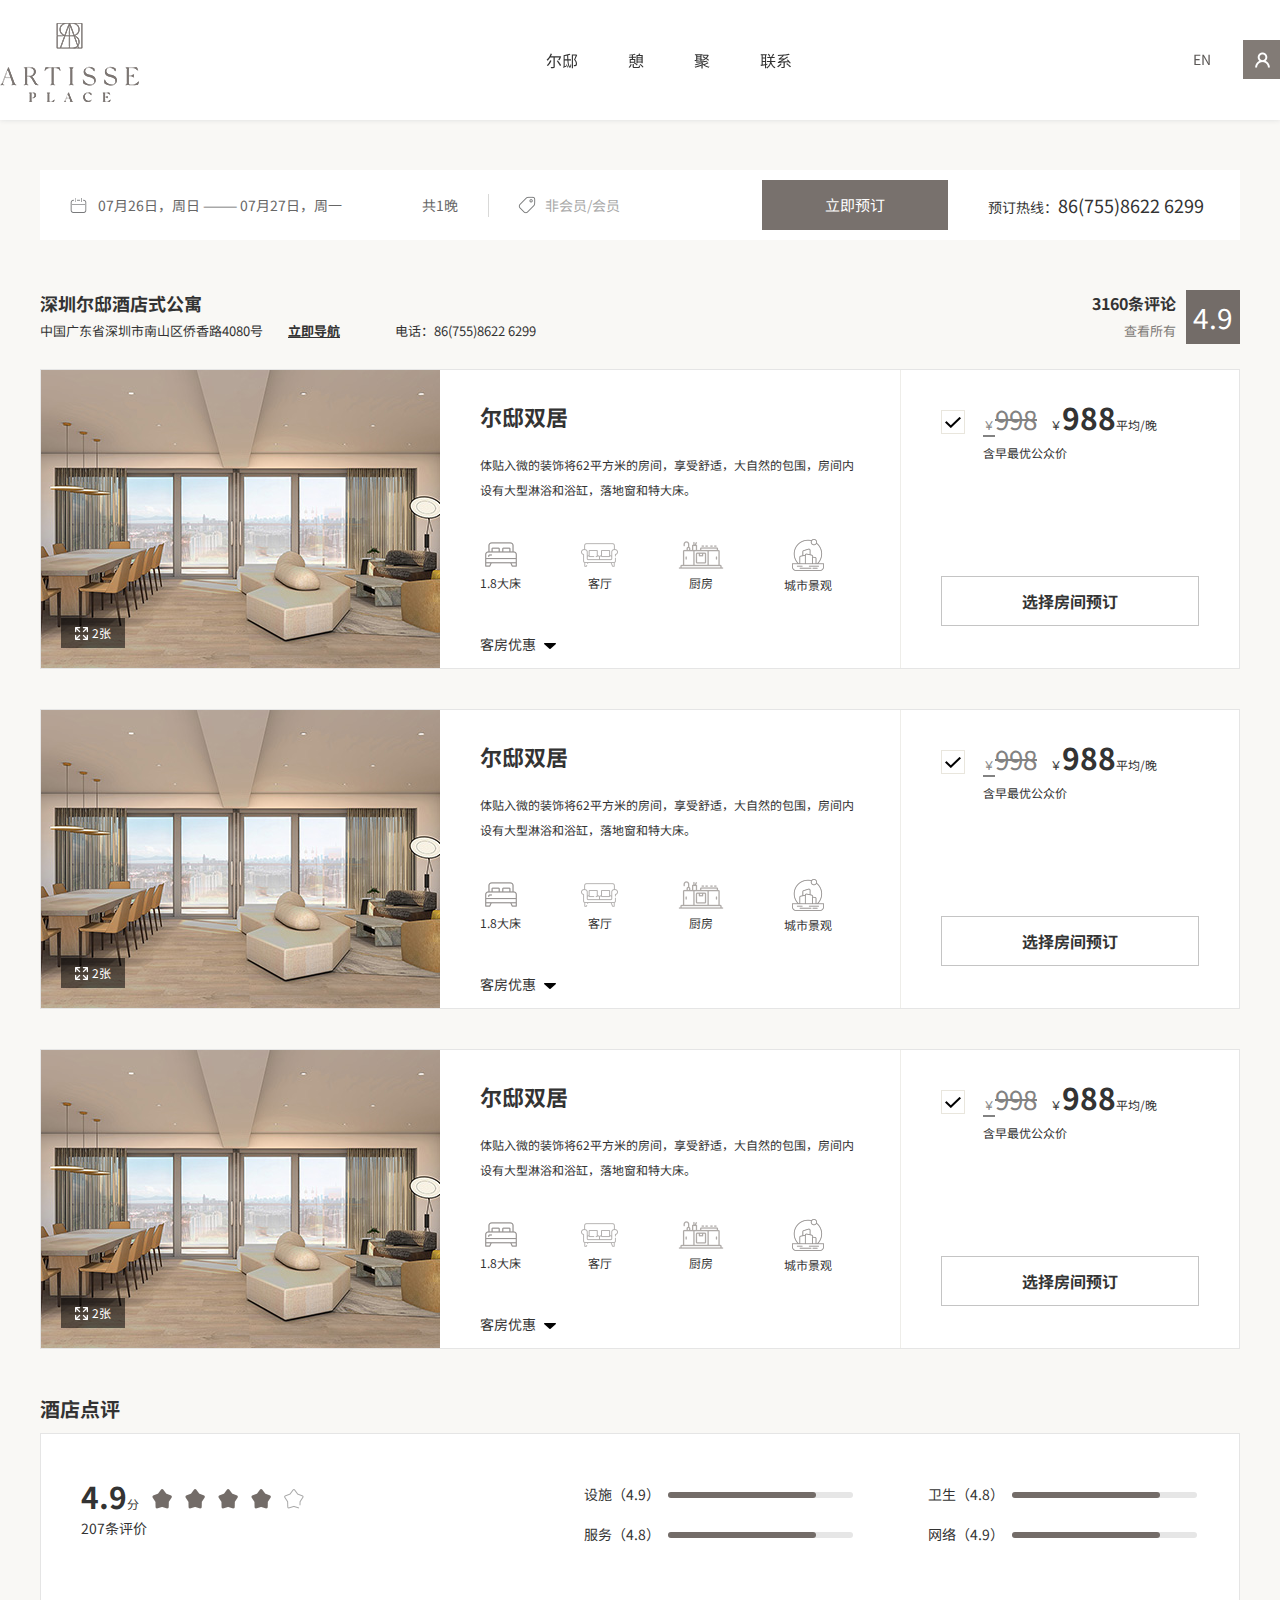
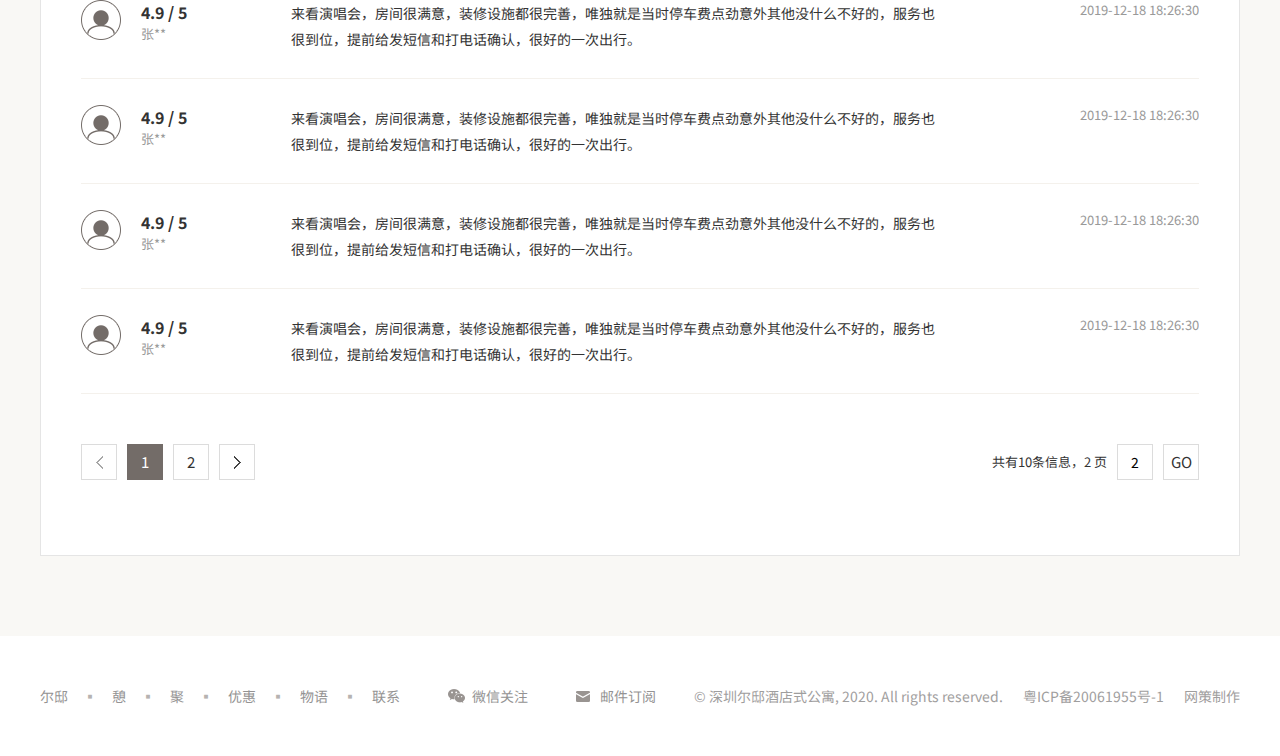
<file: 01-01预订.html>
<!DOCTYPE html>
<html>
	<head>
		<meta charset="utf-8">
		<meta http-equiv="X-UA-Compatible" content="IE=edge">
		<title>01-01预订</title>
		<meta name="description" content="">
		<meta name=	"viewport" content="width=device-width, initial-scale=1">
		<link rel="stylesheet" href="https://fonts.googleapis.com/css?family=Noto+Sans+SC:100,300,400,500,700,900">
		<link rel="stylesheet" type="text/css" href="css/swiper.css"/>
		<link rel="stylesheet" type="text/css" href="css/date.css"/>
		<link rel="stylesheet" type="text/css" href="css/style.css"/>
		<link rel="stylesheet" type="text/css" href="css/main.css"/>
		<style type="text/css">
			
		</style>
	</head>
	<body class="body">
		<div class="header ac headers">
			<div class="inner">	
				<div class="logo">
					<a href="index.html">
						<img src="images/logo.png" >
						<img class="i2" src="images/logoac.png" >
					</a>
				</div>
				<ul class="nav">
					<li><a href="index.html">尔邸</a></li>
					<li><a href="#about">憩</a></li>
					<li><a href="#room">聚</a></li>
					<li><a href="#concact">联系</a></li>
				</ul>
				<a href="" class="lang">预订</a>
				<a href="" class="lang imember"></a>
				<a href="" class="langN">EN</a>
			</div>
		</div>
		<div class="innern innerns">
			<div class="book books">
				<div class="idate">
					<div class="l">
						<span class="in"></span>
						<input type="text" id="beginDate" name="beginDate" class="date-check date_input start_data out-store"
						  readonly>
						   ——— 
						<span class="out"></span>
						<input type="text" id="endDate" name="endDate" class="date-leave date_input end_data lean-store"
						  readonly>
					</div>
					<span class="r">
						共1晚
					</span>
					<div class="sy_pop_fix" style="position: relative;display: none;">
					  <div class="date_box">
					    <div class="zb_jt_up"><i class="jt_top"></i></div>
					    <div class="date_fix">
					      <div class="date_float fl" id="time_first">
					        <ul class="date_top">
					          <li class="date_left_j">
					            <div class="date_jt_icon"><i></i></div>
					          </li>
					          <code>2018</code>年
					          <label>9</label>月
					        </ul>
					        <dl class="date_dl">
					          <dt>
					            <a>日</a><a>一</a><a>二</a><a>三</a><a>四</a><a>五</a><a>六</a>
					          </dt>
					          <dd class="date_dd"><a trq="2018/09/01" txq="周六" class="date_ddhui"
					              style="margin-left: 246px;">1</a><a trq="2018/09/02" txq="周日" class="date_ddhui">2</a><a
					              trq="2018/09/03" txq="周一" class="date_ddhui">3</a><a trq="2018/09/04" txq="周二"
					              class="date_ddhui">4</a><a trq="2018/09/05" txq="周三" class="date_ddhui">5</a><a trq="2018/09/06"
					              txq="周四" class="date_ddhui">6</a><a trq="2018/09/07" txq="周五" class="date_ddhui">7</a><a
					              trq="2018/09/08" txq="周六" class="date_ddhui">8</a><a trq="2018/09/09" txq="周日"
					              class="date_ddhui">9</a><a trq="2018/09/10" txq="周一" class="date_ddhui">10</a><a
					              trq="2018/09/11" txq="周二" class="date_ddhui">11</a><a trq="2018/09/12" txq="周三"
					              class="date_ddhui">12</a><a trq="2018/09/13" txq="周四" class="date_ddhui">13</a><a
					              trq="2018/09/14" txq="周五" class="date_ddhui">14</a><a trq="2018/09/15" txq="周六"
					              class="date_ddhui">15</a><a trq="2018/09/16" txq="周日" class="date_ddhui">16</a><a
					              trq="2018/09/17" txq="周一" class="date_ddhui">17</a><a trq="2018/09/18" txq="周二"
					              class="date_ddhui">18</a><a trq="2018/09/19" txq="周三" class="date_ddhui">19</a><a
					              trq="2018/09/20" txq="周四" class="date_ddhui">20</a><a trq="2018/09/21" txq="周五">21</a><a
					              trq="2018/09/22" txq="周六">22</a><a trq="2018/09/23" txq="周日">23</a><a trq="2018/09/24"
					              txq="周一">24</a><a trq="2018/09/25" txq="周二">25</a><a trq="2018/09/26" txq="周三">26</a><a
					              trq="2018/09/27" txq="周四">27</a><a trq="2018/09/28" txq="周五">28</a><a trq="2018/09/29"
					              txq="周六">29</a><a class="dd_alast" trq="2018/09/30" txq="周日" trql="2018/10/01" txql="周一">30</a>
					          </dd>
					        </dl>
					      </div>
					      <div class="date_float fl" id="time_second">
					        <ul class="date_top">
					          <li class="date_right_j">
					            <div class="date_jt_icon"><i></i></div>
					          </li>
					          <code>2018</code>年
					          <label>10</label>月
					          <span class="date_close"></span>
					        </ul>
					        <dl class="date_dl">
					          <dt>
					            <a>日</a><a>一</a><a>二</a><a>三</a><a>四</a><a>五</a><a>六</a>
					          </dt>
					          <dd class="date_dd"><a trq="2018/10/01" txq="周一" style="margin-left: 41px;">1</a><a trq="2018/10/02"
					              txq="周二">2</a><a trq="2018/10/03" txq="周三">3</a><a trq="2018/10/04" txq="周四">4</a><a
					              trq="2018/10/05" txq="周五">5</a><a trq="2018/10/06" txq="周六">6</a><a trq="2018/10/07"
					              txq="周日">7</a><a trq="2018/10/08" txq="周一">8</a><a trq="2018/10/09" txq="周二">9</a><a
					              trq="2018/10/10" txq="周三">10</a><a trq="2018/10/11" txq="周四">11</a><a trq="2018/10/12"
					              txq="周五">12</a><a trq="2018/10/13" txq="周六">13</a><a trq="2018/10/14" txq="周日">14</a><a
					              trq="2018/10/15" txq="周一">15</a><a trq="2018/10/16" txq="周二">16</a><a trq="2018/10/17"
					              txq="周三">17</a><a trq="2018/10/18" txq="周四">18</a><a trq="2018/10/19" txq="周五">19</a><a
					              trq="2018/10/20" txq="周六">20</a><a trq="2018/10/21" txq="周日">21</a><a trq="2018/10/22"
					              txq="周一">22</a><a trq="2018/10/23" txq="周二">23</a><a trq="2018/10/24" txq="周三">24</a><a
					              trq="2018/10/25" txq="周四">25</a><a trq="2018/10/26" txq="周五">26</a><a trq="2018/10/27"
					              txq="周六">27</a><a trq="2018/10/28" txq="周日">28</a><a trq="2018/10/29" txq="周一">29</a><a
					              trq="2018/10/30" txq="周二">30</a><a class="dd_alast" trq="2018/10/31" txq="周三" trql="2018/11/01"
					              txql="周四">31</a></dd>
					        </dl>
					      </div>
					    </div>
					  </div>
					</div>
				</div>
				<div class="ismember">
					非会员/会员
					<span class="b"></span>
				</div>
				<p class="tel">预订热线：<span>86(755)8622 6299</span></p>
				<a href="" class="hover btns">立即预订</a>
			</div>
			<div class="clear bookt">
				<div class="l">
					<h3>深圳尔邸酒店式公寓</h3>
					<p>中国广东省深圳市南山区侨香路4080号<a href="https://amap.com/search?query=南山区侨香路4080号" target="_blank">立即导航</a>电话：86(755)8622 6299</p>
				</div>
				<span class="r">4.9</span>
				<div class="rs">
					<p>3160条评论</p>
					<a href="#pinglun">查看所有</a>
				</div>
			</div>
			<div class="bookl">
				<div class="i">
					<div class="img">
						<img src="images/bimg_03.jpg" >
						<span><img src="images/bigicon.png" >2张</span>
					</div>
					<div class="c">
						<h3>尔邸双居</h3>
						<div class="p">
							体贴入微的装饰将62平方米的房间，享受舒适，大自然的包围，房间内设有大型淋浴和浴缸，落地窗和特大床。
						</div>
						<div class="clear icon">
							<div class="s">
								<div class="ii">
									<img src="images/bicon.png" >
								</div>
								1.8大床
							</div>
							<div class="s">
								<div class="ii">
									<img src="images/bicon2.png" >
								</div>
								客厅
							</div>
							<div class="s">
								<div class="ii">
									<img src="images/bicon3.png" >
								</div>
								厨房
							</div>
							<div class="s">
								<div class="ii">
									<img src="images/bicon4.png" >
								</div>
								城市景观
							</div>
						</div>
						<div class="ybtn">
							客房优惠<img src="images/bicon5.png" >
							<img class="i2" src="images/bicon6.png" >
						</div>
					</div>
					<div class="r">
						<div class="clear p2">
							<span class="check"></span>
							<div class="rr">
								<span class="ys"><i>￥</i>998</span>
								<span class="xj">￥<i>988</i>平均/晚</span>
								<p>含早最优公众价</p>
							</div>
						</div>
						<a href="" class="btn">选择房间预订</a>
					</div>
					<div class="b">
						<ul class="clear">
							<li>
								<div class="p3">双早推广价(需另加6%增值税)</div>
								<div class="p4">
									￥<i>982</i>平均/晚
								</div>
								<a href="" class="btn">选择预订</a>
							</li>
							<li>
								<div class="p3">双早推广价(需另加6%增值税)</div>
								<div class="p4">
									￥<i>982</i>平均/晚
								</div>
								<a href="" class="btn">选择预订</a>
							</li>
							<li>
								<div class="p3">双早推广价(需另加6%增值税)</div>
								<div class="p4">
									￥<i>982</i>平均/晚
								</div>
								<a href="" class="btn">选择预订</a>
							</li>
							<li>
								<div class="p3">双早推广价(需另加6%增值税)</div>
								<div class="p4">
									￥<i>982</i>平均/晚
								</div>
								<a href="" class="btn">选择预订</a>
							</li>
						</ul>
					</div>
				</div>
				<div class="i">
					<div class="img">
						<img src="images/bimg_03.jpg" >
						<span><img src="images/bigicon.png" >2张</span>
					</div>
					<div class="c">
						<h3>尔邸双居</h3>
						<div class="p">
							体贴入微的装饰将62平方米的房间，享受舒适，大自然的包围，房间内设有大型淋浴和浴缸，落地窗和特大床。
						</div>
						<div class="clear icon">
							<div class="s">
								<div class="ii">
									<img src="images/bicon.png" >
								</div>
								1.8大床
							</div>
							<div class="s">
								<div class="ii">
									<img src="images/bicon2.png" >
								</div>
								客厅
							</div>
							<div class="s">
								<div class="ii">
									<img src="images/bicon3.png" >
								</div>
								厨房
							</div>
							<div class="s">
								<div class="ii">
									<img src="images/bicon4.png" >
								</div>
								城市景观
							</div>
						</div>
						<div class="ybtn">
							客房优惠<img src="images/bicon5.png" >
							<img class="i2" src="images/bicon6.png" >
						</div>
					</div>
					<div class="r">
						<div class="clear p2">
							<span class="check"></span>
							<div class="rr">
								<span class="ys"><i>￥</i>998</span>
								<span class="xj">￥<i>988</i>平均/晚</span>
								<p>含早最优公众价</p>
							</div>
						</div>
						<a href="" class="btn">选择房间预订</a>
					</div>
					<div class="b">
						<ul class="clear">
							<li>
								<div class="p3">双早推广价(需另加6%增值税)</div>
								<div class="p4">
									￥<i>982</i>平均/晚
								</div>
								<a href="" class="btn">选择预订</a>
							</li>
							<li>
								<div class="p3">双早推广价(需另加6%增值税)</div>
								<div class="p4">
									￥<i>982</i>平均/晚
								</div>
								<a href="" class="btn">选择预订</a>
							</li>
							<li>
								<div class="p3">双早推广价(需另加6%增值税)</div>
								<div class="p4">
									￥<i>982</i>平均/晚
								</div>
								<a href="" class="btn">选择预订</a>
							</li>
							<li>
								<div class="p3">双早推广价(需另加6%增值税)</div>
								<div class="p4">
									￥<i>982</i>平均/晚
								</div>
								<a href="" class="btn">选择预订</a>
							</li>
						</ul>
					</div>
				</div>
				<div class="i">
					<div class="img">
						<img src="images/bimg_03.jpg" >
						<span><img src="images/bigicon.png" >2张</span>
					</div>
					<div class="c">
						<h3>尔邸双居</h3>
						<div class="p">
							体贴入微的装饰将62平方米的房间，享受舒适，大自然的包围，房间内设有大型淋浴和浴缸，落地窗和特大床。
						</div>
						<div class="clear icon">
							<div class="s">
								<div class="ii">
									<img src="images/bicon.png" >
								</div>
								1.8大床
							</div>
							<div class="s">
								<div class="ii">
									<img src="images/bicon2.png" >
								</div>
								客厅
							</div>
							<div class="s">
								<div class="ii">
									<img src="images/bicon3.png" >
								</div>
								厨房
							</div>
							<div class="s">
								<div class="ii">
									<img src="images/bicon4.png" >
								</div>
								城市景观
							</div>
						</div>
						<div class="ybtn">
							客房优惠<img src="images/bicon5.png" >
							<img class="i2" src="images/bicon6.png" >
						</div>
					</div>
					<div class="r">
						<div class="clear p2">
							<span class="check"></span>
							<div class="rr">
								<span class="ys"><i>￥</i>998</span>
								<span class="xj">￥<i>988</i>平均/晚</span>
								<p>含早最优公众价</p>
							</div>
						</div>
						<a href="" class="btn">选择房间预订</a>
					</div>
					<div class="b">
						<ul class="clear">
							<li>
								<div class="p3">双早推广价(需另加6%增值税)</div>
								<div class="p4">
									￥<i>982</i>平均/晚
								</div>
								<a href="" class="btn">选择预订</a>
							</li>
							<li>
								<div class="p3">双早推广价(需另加6%增值税)</div>
								<div class="p4">
									￥<i>982</i>平均/晚
								</div>
								<a href="" class="btn">选择预订</a>
							</li>
							<li>
								<div class="p3">双早推广价(需另加6%增值税)</div>
								<div class="p4">
									￥<i>982</i>平均/晚
								</div>
								<a href="" class="btn">选择预订</a>
							</li>
							<li>
								<div class="p3">双早推广价(需另加6%增值税)</div>
								<div class="p4">
									￥<i>982</i>平均/晚
								</div>
								<a href="" class="btn">选择预订</a>
							</li>
						</ul>
					</div>
				</div>
			</div>
			<div class="dpt" id="pinglun">
				酒店点评
			</div>
			<div class="dianping">
				<div class="clear dianping-t">
					<div class="l">
						<div class="p">
							<i>4.9</i>分
							<div class="stars">
								<b class="ac"></b>
								<b class="ac"></b>
								<b class="ac"></b>
								<b class="ac"></b>
								<b></b>
							</div>
							<p>207条评价</p>
						</div>
					</div>
					<ul>
						<li>
							设施（4.9）
							<div class="pro">
								<b style="width: 80%;"></b>
							</div>
						</li>
						<li>
							卫生（4.8）
							<div class="pro">
								<b style="width: 80%;"></b>
							</div>
						</li>
						<li>
							服务（4.8）
							<div class="pro">
								<b style="width: 80%;"></b>
							</div>
						</li>
						<li>
							网络（4.9）
							<div class="pro">
								<b style="width: 80%;"></b>
							</div>
						</li>
					</ul>
				</div>
				<ul class="dianping-l">
					<li>
						<img src="images/buser.png" >
						<div class="l">
							<b>4.9 / 5</b>
							<p>张**</p>
						</div>
						<div class="p">
							来看演唱会，房间很满意，装修设施都很完善，唯独就是当时停车费点劲意外其他没什么不好的，服务也很到位，提前给发短信和打电话确认，很好的一次出行。
						</div>
						<div class="p2">
							2019-12-18  18:26:30
						</div>
					</li>
					<li>
						<img src="images/buser.png" >
						<div class="l">
							<b>4.9 / 5</b>
							<p>张**</p>
						</div>
						<div class="p">
							来看演唱会，房间很满意，装修设施都很完善，唯独就是当时停车费点劲意外其他没什么不好的，服务也很到位，提前给发短信和打电话确认，很好的一次出行。
						</div>
						<div class="p2">
							2019-12-18  18:26:30
						</div>
					</li>
					<li>
						<img src="images/buser.png" >
						<div class="l">
							<b>4.9 / 5</b>
							<p>张**</p>
						</div>
						<div class="p">
							来看演唱会，房间很满意，装修设施都很完善，唯独就是当时停车费点劲意外其他没什么不好的，服务也很到位，提前给发短信和打电话确认，很好的一次出行。
						</div>
						<div class="p2">
							2019-12-18  18:26:30
						</div>
					</li>
					<li>
						<img src="images/buser.png" >
						<div class="l">
							<b>4.9 / 5</b>
							<p>张**</p>
						</div>
						<div class="p">
							来看演唱会，房间很满意，装修设施都很完善，唯独就是当时停车费点劲意外其他没什么不好的，服务也很到位，提前给发短信和打电话确认，很好的一次出行。
						</div>
						<div class="p2">
							2019-12-18  18:26:30
						</div>
					</li>
				</ul>
				<ul class="page">
					<li class="li1"></li>
					<li class="ac">1</li>
					<li>2</li>
					<li class="li2"></li>
					<li class="li3">GO</li>
					<li class="li3"><input type="" name="" id="" value="2" /></li>
					<span>共有10条信息，2 页</span>
				</ul>
			</div>
		</div>
		<div class="footer footers">
			<div class="innern">
				<p class="p1"><a href="#room">尔邸</a><i>▪</i><a href="#about">憩</a><i>▪</i><a href="#sheshi">聚</a><i>▪</i><a href="#contact">优惠</a><i>▪</i><a href="#contact">物语</a><i>▪</i><a href="#contact">联系</a></p>
				<div class="hover wechat">
					微信关注
					<div class="wechati">
						官方微信
						<img src="images/wechati.png" >
					</div>
				</div>
				<a href="mailto:artisseplace@artisseplace.com" class="wechat wechats">邮件订阅</a>
				<p class="p2">© 深圳尔邸酒店式公寓, 2020. All rights reserved.<a href="http://beian.miit.gov.cn" target="_blank">粤ICP备20061955号-1</a><a href="http://www.net-tactic.com/" target="_blank">网策制作</a></p>			</div>
		</div>
		<div class="kefangpc">
			<h3>豪华天际套房</h3>
			<div class="clear c">
				<div class="swiper-container">
					<div class="swiper-wrapper">
						<div class="swiper-slide">
							<img src="images/b2img_03.jpg" >
						</div>
						<div class="swiper-slide">
							<img src="images/b2img_03.jpg" >
						</div>
						<div class="swiper-slide">
							<img src="images/b2img_03.jpg" >
						</div>
					</div>
					<div class="swiper-button-next"></div>
					<div class="swiper-button-prev"></div>
				</div>
				<div class="r">
					<div class="p">
						40平方米现代风格的宽敞标准客房，通过落地窗将酒店空中花园，无边际泳池与城市美景尽收眼底。独立分开的淋浴间，专属订制的美国知名品牌舒达床垫为您添加舒适感受。
					</div>
					<h4>客房设施</h4>
					<ul>
						<li><i></i>红外线夜灯感应功能</li>
						<li><i></i>红外线夜灯感应功能</li>
						<li><i></i>红外线夜灯感应功能</li>
						<li><i></i>红外线夜灯感应功能</li>
						<li><i></i>红外线夜灯感应功能</li>
						<li><i></i>红外线夜灯感应功能</li>
						<li><i></i>红外线夜灯感应功能</li>
						<li><i></i>红外线夜灯感应功能</li>
						<li><i></i>红外线夜灯感应功能</li>
						<li><i></i>红外线夜灯感应功能</li>
						<li><i></i>红外线夜灯感应功能</li>
						<li><i></i>红外线夜灯感应功能</li>
						<li><i></i>红外线夜灯感应功能</li>
					</ul>
				</div>
			</div>
		</div>
	</body>
	<script src="js/jquery.js" type="text/javascript" charset="utf-8"></script>
	<script src="js/layer/layer.js" type="text/javascript" charset="utf-8"></script>
	<script src="js/date.js" type="text/javascript" charset="utf-8"></script>
	<script src="js/swiper.js" type="text/javascript" charset="utf-8"></script>
	<script src="js/main.js" type="text/javascript" charset="utf-8"></script>
	<script type="text/javascript">
		$('.bookl .ybtn').click(function(){
			$(this).toggleClass('ac');
			$(this).parent().siblings('.b').toggle();
		})
		
		$('.bookl .img span').click(function(){
			layer.open({
				area:['1200px','654px'],
				skin:'kefangp',
				btn:[],
				content:$('.kefangpc').html(),
				success:function(){
					var swiper = new Swiper('.kefangp .swiper-container', {
						nextButton: '.kefangp .swiper-button-next',
						prevButton: '.kefangp .swiper-button-prev',
					});
				}
			})
		})
	</script>
</html>
</file>
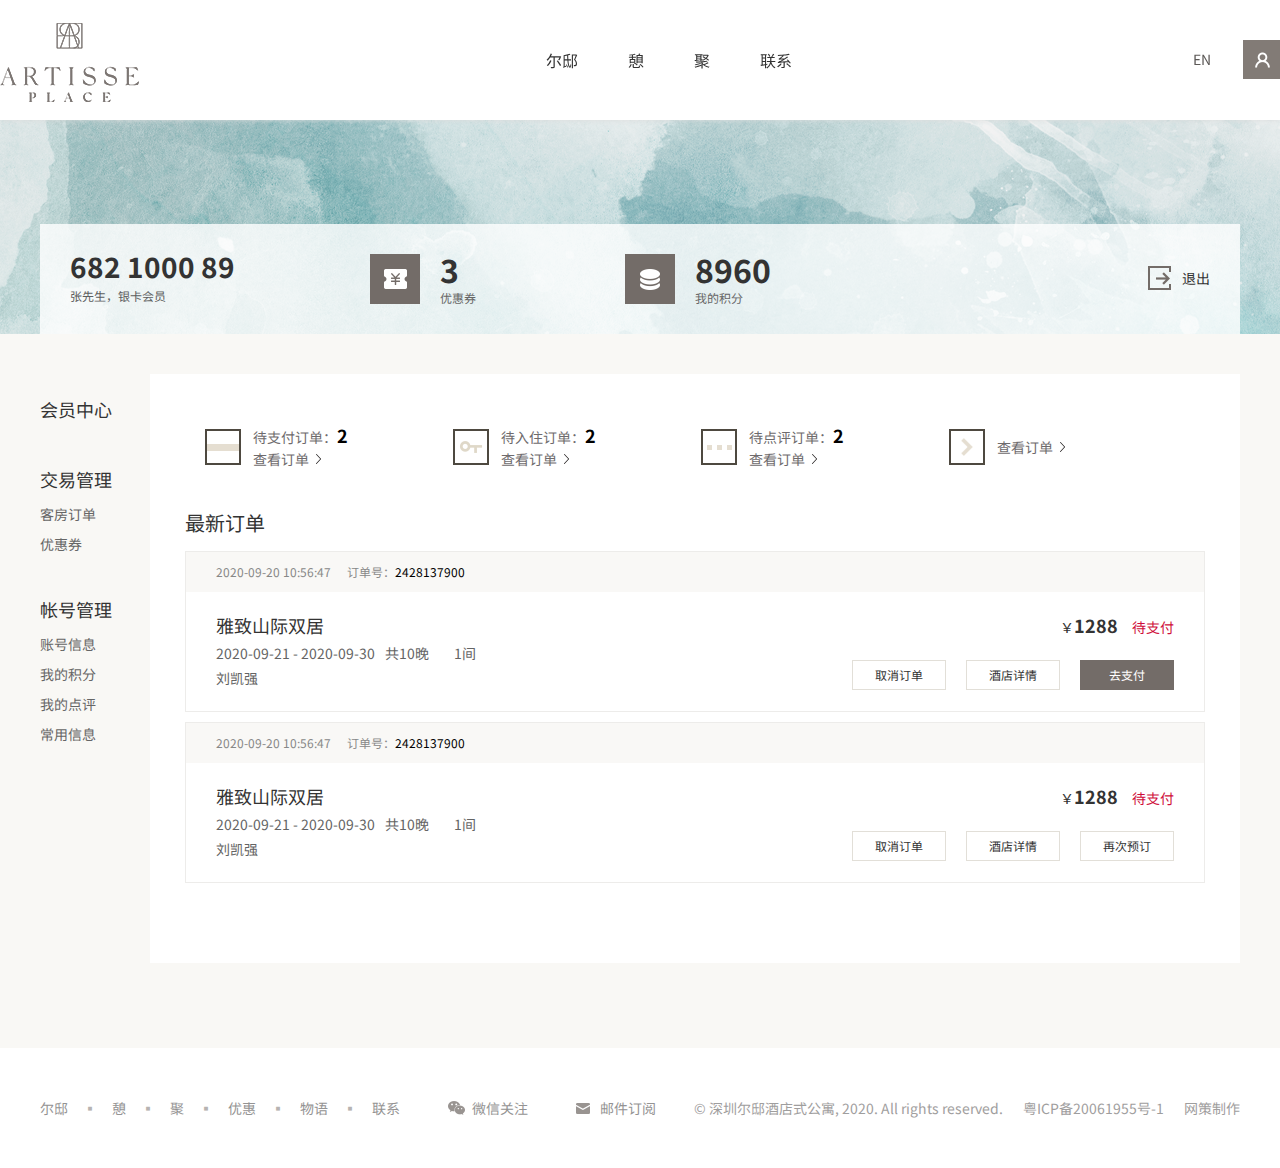
<file: A02-会员中心 .html>
<!DOCTYPE html>
<html>
	<head>
		<meta charset="utf-8">
		<meta http-equiv="X-UA-Compatible" content="IE=edge">
		<title>A02-会员中心</title>
		<meta name="description" content="">
		<meta name=	"viewport" content="width=device-width, initial-scale=1">
		<link rel="stylesheet" href="https://fonts.googleapis.com/css?family=Noto+Sans+SC:100,300,400,500,700,900">
		<link rel="stylesheet" type="text/css" href="css/style.css"/>
		<link rel="stylesheet" type="text/css" href="css/main.css"/>
		<style type="text/css">
			
		</style>
	</head>
	<body class="body">
		<div class="header ac headers">
			<div class="inner">	
				<div class="logo">
					<a href="index.html">
						<img src="images/logo.png" >
						<img class="i2" src="images/logoac.png" >
					</a>
				</div>
				<ul class="nav">
					<li><a href="index.html">尔邸</a></li>
					<li><a href="#about">憩</a></li>
					<li><a href="#room">聚</a></li>
					<li><a href="#concact">联系</a></li>
				</ul>
				<a href="" class="lang">预订</a>
				<a href="" class="lang imember"></a>
				<a href="" class="langN">EN</a>
			</div>
		</div>
		<div class="mbg">
			<div class="innern innerns">
				<img src="images/mbg.png" >
			</div>
		</div>
		<div class="innern">
			<div class="mdata">
				<div class="l">
					<b>682 1000 89</b>
					<p>张先生，银卡会员</p>
				</div>
				<div class="c">
					<div class="cl"></div>
					<div class="cr">
						<b>3</b>
						<p>优惠券</p>
					</div>
				</div>
				<div class="c cs">
					<div class="cl"></div>
					<div class="cr">
						<b>8960</b>
						<p>我的积分</p>
					</div>
				</div>
				<a href="" class="out">退出</a>
			</div>
			<div class="member">
				<div class="member-menu">
					<dl>
						<dt>会员中心</dt>
					</dl>
					<dl>
						<dt>交易管理</dt>
						<dd><a href="">客房订单</a></dd>
						<dd><a href="">优惠券</a></dd>
					</dl>
					<dl>
						<dt>帐号管理</dt>
						<dd><a href="">账号信息</a></dd>
						<dd><a href="">我的积分</a></dd>
						<dd><a href="">我的点评</a></dd>
						<dd><a href="">常用信息</a></dd>
					</dl>
				</div>
				<div class="member-cont">
					<ul class="morder">
						<li>
							<b class="l"></b>
							<div class="r">
								<p>待支付订单：<b>2</b></p>
								<a href="">查看订单</a>
							</div>
						</li>
						<li class="i2">
							<b class="l"></b>
							<div class="r">
								<p>待入住订单：<b>2</b></p>
								<a href="">查看订单</a>
							</div>
						</li>
						<li class="i3">
							<b class="l"></b>
							<div class="r">
								<p>待点评订单：<b>2</b></p>
								<a href="">查看订单</a>
							</div>
						</li>
						<li class="i4">
							<b class="l"></b>
							<div class="r">
								<a href="">查看订单</a>
							</div>
						</li>
					</ul>
					<h3>最新订单</h3>
					<ul class="orderl">
						<li>
							<div class="t">
								2020-09-20 10:56:47<span>订单号：<i>2428137900</i></span>
							</div>
							<div class="c">
								<div class="l">
									<h4>雅致山际双居</h4>
									<div class="p1">2020-09-21 - 2020-09-30<i>共10晚</i>1间</div>
									<div class="p1">刘凯强</div>
								</div>
								<div class="r">
									<div class="p2">
										￥<b>1288</b><i>待支付</i>
									</div>
									<div class="p3">
										<a href="">取消订单</a>
										<a href="">酒店详情</a>
										<a href="" class="a2">去支付</a>
									</div>
								</div>
							</div>
						</li>
						<li>
							<div class="t">
								2020-09-20 10:56:47<span>订单号：<i>2428137900</i></span>
							</div>
							<div class="c">
								<div class="l">
									<h4>雅致山际双居</h4>
									<div class="p1">2020-09-21 - 2020-09-30<i>共10晚</i>1间</div>
									<div class="p1">刘凯强</div>
								</div>
								<div class="r">
									<div class="p2">
										￥<b>1288</b><i>待支付</i>
									</div>
									<div class="p3">
										<a href="">取消订单</a>
										<a href="">酒店详情</a>
										<a href="">再次预订</a>
									</div>
								</div>
							</div>
						</li>
					</ul>
				</div>
			</div>
		</div>
		<div class="footer footers">
			<div class="innern">
				<p class="p1"><a href="#room">尔邸</a><i>▪</i><a href="#about">憩</a><i>▪</i><a href="#sheshi">聚</a><i>▪</i><a href="#contact">优惠</a><i>▪</i><a href="#contact">物语</a><i>▪</i><a href="#contact">联系</a></p>
				<div class="hover wechat">
					微信关注
					<div class="wechati">
						官方微信
						<img src="images/wechati.png" >
					</div>
				</div>
				<a href="mailto:artisseplace@artisseplace.com" class="wechat wechats">邮件订阅</a>
				<p class="p2">© 深圳尔邸酒店式公寓, 2020. All rights reserved.<a href="http://beian.miit.gov.cn" target="_blank">粤ICP备20061955号-1</a><a href="http://www.net-tactic.com/" target="_blank">网策制作</a></p>			</div>
		</div>
	</body>
	<script src="js/jquery.js" type="text/javascript" charset="utf-8"></script>
	<script src="js/main.js" type="text/javascript" charset="utf-8"></script>
	<script type="text/javascript">
		
	</script>
</html>
</file>
<file: css/date.css>
@charset "utf-8";
.date_box{  position:absolute; left:50%; margin-left:-335px;  top:176px;width:658px; height:377px;background-color:#fff; border: 1px solid #d4d4d4; border-radius:5px; -webkit-border-radius:5px;-moz-border-radius:5px;-o-border-radius:5px;  z-index:100;font-family:"微软雅黑";color:#000; font-size:12px; display:none;}
.date_box div.zb_jt_up{ width: 20px;height: 10px; overflow:hidden; display: inline-block;left:50%;margin-left:-292px;position:absolute;top:-8px;}
.date_box i.jt_top{background-position:-294px 0;width:400px; height: 322px;position: relative\9;left:-294px\9;top: 0px\9;}
.date_float{width:288px;display: inline-block;}
/* #time_first{ margin:0px 40px 0 18px;} */
#time_second{margin-left: 75px;}
.date_top{
  text-align:center; 
  position:relative !important; 
  line-height:18px !important; 
  font-size:20px; 
  color:#535353; 
  width:288px !important; 
  padding:23px 0px 23px; 
  float:left;
  height: auto  !important;
  border: none  !important;
}

.date_left_j{ cursor:pointer;width:25px;height:25px; position:absolute; left:0px; top:17px; overflow:hidden; background:#fff; border:1px solid #90704D; border-radius:50%;-webkit-border-radius:50%;-moz-border-radius:50%;-o-border-radius:50%; }
.date_left_j div.date_jt_icon{ width: 10px; height: 16px; overflow:hidden; margin:4px 0 0 6px;}
.date_left_j div.date_jt_icon i{ background-position:-89px -24px; width: 400px;height:322px; position: relative\9;left:-89px\9;
top: -24px\9;}
.date_left_j.jton{background:#90704D;}
.date_left_j.jton div.date_jt_icon i{background-position:-103px -24px; width: 400px;height:322px; position: relative\9;left:-103px\9;
top: -24px\9;}
.date_right_j{ cursor:pointer;width:25px;height:25px; position:absolute; right:0; top:17px; overflow:hidden;background:#fff; border:1px solid #90704D; border-radius:50%;-webkit-border-radius:50%;-moz-border-radius:50%;-o-border-radius:50%; }
.date_right_j div.date_jt_icon{ width: 10px; height: 16px; overflow:hidden; margin:4px 0 0 8px;}
.date_right_j div.date_jt_icon i{background-position:-117px -24px;width: 400px;height:322px; position: relative\9;left:-117px\9;
top: -24px\9;}
.date_right_j.jton{background:#90704D;}
.date_right_j.jton div.date_jt_icon i{background-position:-131px -24px;width: 400px;height:322px; position: relative\9;left:-131px\9;
top: -24px\9;}
.date_top code{ font-family:"微软雅黑";}
.date_top label{font-family:"微软雅黑";}

.date_dl{ width:288px; float:left; height:299px; overflow:hidden;}
.date_dl dt{ width:288px; float:left;overflow:hidden; height:21px; line-height:21px; font-size:14px; color:#b0b0b0; margin-bottom:4px;}
.date_dl dt a{ font-size:14px;color:#535353; cursor:default; width:41px; float:left; _display:inline; text-align:center;}

.date_dl dd{ width:288px; float:left; overflow:hidden; height:277px;line-height:42px;color:#ee7307; text-align:center;}
.date_dl dd a{cursor:pointer; width:42px; height:35px;float:left;_display:inline; text-align:center; font-size: 16px; line-height:35px; color:#535353; background-color:#fff; border:1px solid #bcbcbc; margin-right:-1px;margin-bottom:-1px;}
.date_dl dd a:hover{color:#fff;  background-color:#C0191F;}
.date_dl dd a.date_ddhui{color:#d4d4d4; cursor:default; background-color:#fff;}

.date_check{ width:290px; padding:116px 0px 104px 0px; font:normal 20px/20px "微软雅黑"; color:#b0b0b0; text-align:center;}
.date_check b{display:block; font:normal 100px/100px "微软雅黑"; color:#8d8b00; padding:18px 0px 23px 0px;}
.date_check span{ font-size:16px;}
.date_check code{ font-size:16px; padding-left:21px;}
.date_box.right div.zb_jt_up{margin-left:-85px;}
.date_dl dd a.hover_before{ color:#000; background:#f5f5f5;}
.date_dl dd a.date_cur,.date_dl dd a.hover_before:hover{color:#fff;  background-color:#78716d;}
.date_dl dd a.cur{color:#d4d4d4; cursor:default; background-color:#fff;}
.sy_pop_fix .date_box.right div.zb_jt_up{margin-left:-70px;}



/* 首页 */
.data-shijiantime{
	position: absolute;
	top: 55px;
	left: 0;
	width: 731px;
	height: 315px;
	background: #fff;
  overflow: hidden;
  display: none;
}
.sdag-sanvf{
	position: relative;
}
.date_box{
	
	top:42px;
	left: 334px;
	border-radius: 2;
	border-color:#d7d7d7;
	width: 731px;
	height: 315px;
	display: block;
}
.date_left_j{
	border:none;
	background: url(../images/iconleft.png) no-repeat center !important;
}
.date_right_j{
	border:none;
	background: url(../images/iconright.png) no-repeat center !important;
}
.date_dl dd a{
	border:none;
}
/* .date_dl dd a.hover_before{
	background: #e1eef8;
} */
.date_dl dd a:hover,.date_dl dd a.date_cur,.date_dl dd a.hover_before:hover{
	background: #78716d;
	color:#fff;
}
.date_dl dt{
	border-bottom: 2px solid #e6e6e6;
	padding-bottom: 10px;
}
</file>
<file: css/style.css>
* {
	padding: 0;
	margin: 0;
	font-family: 'Noto Sans SC', Arial, Helvetica, sans-serif;
}

h1,
h2,
h3,
h4,
h5,
h6,i {
	font-weight: normal;
	font-style: inherit;
}

input {
	outline: none;
	font-size: 14px;
}

ul,
ol,
dl {
	list-style: none;
}

a {
	text-decoration: none;
	color: #333;
}
img{
	max-width: 100%;
	max-height: 100%;
	border: 0;
	vertical-align: middle;
}
.inner,.inners,.innern{
	width: 	1340px;
	margin: 0 auto;
	position: relative;
}
.inners{
	width: 1064px;
}
.innern{
	width: 1200px;
}
.innerns{
	padding: 120px 0 0;
}
body,
html {
	color: #333;
	font-size: 14px;
	overflow-x: hidden;
}
a:hover {
	text-decoration: underline;
}
.hover:hover{
	opacity: .8;
}
.clear{
	overflow: hidden;
}
.header{
				height: 120px;
				line-height: 120px;
				position: fixed;
				width: 100%	;
				z-index: 999;
				transition: all .5s;
			}
			.header .logo{
				float: left;
			}
			.header .logo .i2,.header.ac .logo img{
				display: none;
			}
			.header.ac .logo .i2{
				display: inline;
			}
			.header .nav{
				float: left;
				padding-left: 382px;
			}
			.header .lang{
				float: right;
				height: 37px;
				line-height: 37px;
				text-align: center;
				border: 1px solid #fff;
				border-color: rgba(255,255,255,.54);
				color: #fff;
				margin: 40px 0 0;
				padding: 0 15px;
			}
			.header .imember{
				padding: 0;
				border-right: none;
				width: 36px;
				background: url(../images/user.png) no-repeat center;
			}
			.header.ac .lang{
				border-color: #ddd;
				color: #fff;
				background-color: #736c68;
				border-color: #736c68;
			}
			.header.ac .langN{
				color: #5c5957;
			}
			.header.ac .imember{
				background-color: #827b76;
				border-color: #827b76;
			}
			.header.ac{
				background: #fff;
				box-shadow: 0 0 5px #ddd;
				transition: all .5s;
			}
			.header .nav li{
				float: left;
				padding: 0 25px;
				font-size: 16px;
			}
			.header .nav a{
				color: #fff;
			}
			.header.ac .nav a{
				color: #333;
			}
			.banner{
				height: 100vh;
				position: relative;	
				background: #ccc;
			}
			.banner .img img,.banner .img video{
				width: 100%;
				height: 100vh;
				max-width: inherit;
				object-fit: cover;
				display: block;
			}
			.banner .img{
				position: relative;
				height: 100%;
			}
			.banner .swiper-pagination-bullet{
				background: #fff;
				border-radius: 0;
				opacity: 1;
				margin: 0 18px !important;
				position: relative;
			}
			.banner .swiper-pagination{
				bottom: 165px;
			}
			.banner .swiper-pagination-bullet-active:before{
				content: '';
				width: 36px;
				height: 36px;
				border: 1px solid #fff;
				position: absolute;
				left: -15px;
				top: -15px;
			}
			.banner b{
				position: absolute;
				width: 100%;
				height: 100%;
				background: #000;
				opacity: .21;
				filter: alpha(opacity=21);
				left: 0;
				top: 0;
			}
			.banner .cont{
				width: 406px;
				left: 50%;
				top: 30%;
				color: #fff;
				position: absolute;
				z-index: 9;
				text-align: center;
				line-height: 104px;
				margin-left: -203px;
			}
			.banner h3{
				font-size: 36px;
				border-bottom: 1px solid #fff;
			}
			.banner p{
				font-size: 26px;
			}
			.iyouhui .swiper-button-next,.iyouhui .swiper-button-prev,.ipinpai .swiper-button-next,.ipinpai .swiper-button-prev{
				width: 60px;
				height: 60px;
				border: 1px solid #969291;
				background: url(../images/arrowl.png) no-repeat center;
				transition: all .3s;
				left: 0;
				top: 285px;
				margin: 0;
			}
			.ipinpai .swiper-button-next,.ipinpai .swiper-button-prev{
				top: 445px;
				left: -62px;
			}
			.iyouhui .swiper-button-next,.ipinpai .swiper-button-next{
				background-image: url(../images/arrowr.png);
				left: auto;
				right: 0;
			}
			.ipinpai .swiper-button-next{
				right: -62px;
			}
			.iyouhui .swiper-button-prev:hover,.ipinpai .swiper-button-prev:hover{
				background: #776861 url(../images/arrowlac.png) no-repeat center;
				transition: all .3s;
			}
			.iyouhui .swiper-button-next:hover,.ipinpai .swiper-button-next:hover{
				background: #776861 url(../images/arrowrac.png) no-repeat center;
				transition: all .3s;
			}
			.hovers:hover{
				background-color: #776861 !important;
				color: #fff !important;
				transition: all .3s;
				border-color: #776861;
			}
			.footer{
				text-align: center;
				padding: 80px 0 90px;
			}
			.footer .p1 i{
				color: #b6b3b1;
				padding: 0 15px;
			}
			.footer .p2{
				color: #9f9e9e;
			}
			.footer .p2 a{
				color: #9f9e9e;
				margin-left: 20px;
			}
			.footer .p1{
				padding: 0 0 17px;
			}
			.footer .wechat{
				height: 44px;
				width: 44px;
				line-height: 44px;
				margin: 25px auto 0;
				background: url(../images/wechat.png) no-repeat center;
				position: relative;
			}
			.tag{
				position: relative;
				top: -120px;
			}
			.wechati{
				padding: 10px 15px 15px;
				box-shadow: 0 0 8px #ccc;
				font-size: 16px;
				text-align: center;
				line-height: 36px;
				background: #fff;
				width: 140px;
				position: absolute;
				bottom: 50px;
				left: -63px;
				display: none;
			}
			.wechat:hover .wechati{
				display: block;
				color: #333;
			}
</file>
<file: css/main.css>
.header .langN{
				float: right;
				line-height: 39px;
				margin: 40px 32px 0 0;
				color: #fff;
			}
			.book{
				position: absolute;
				background: #fff;
				line-height: 50px;
				height: 50px;
				left: 50%;
				margin-left: -532px;
				bottom: 50px;
				z-index: 9;
				width: 1044px;
				padding: 10px;
			}
			.idate{
				float: left;
				width: 418px;
				padding:0 30px 0 48px;
				background: url(../images/date.png) no-repeat 20px center;
				color: #666;
			}
			.idate .l{
				float: left;
				position: relative;
				width: 255px;
			}
			.idate .r{
				float: right;
			}
			.ismember{
				float: left;
				padding-left: 57px;
				position: relative;
				background: url(../images/ismember.png) no-repeat 30px center;
				color: #a8a8a8;
			}
			.ismember .b{
				position: absolute;
				width: 1px;
				height: 23px;
				background: #d9d9d8;
				top: 14px;
				left: 0;
			}
			.book .btns{
				float: right;
				width: 186px;
				text-align: center;
				color: #fff;
				background: #78716d;
				font-size: 15px;
			}
			.about{
				padding: 96px 0 105px;
				background: #fbfaf9;
			}
			.about .l{
				float: left;
				width: 530px;
				overflow: hidden;
			}
			.about .l img{
				transition: all 1s;
			}
			.about .l:hover img{
				transform: scale(1.05);
				transition: all 1s;
			}
			.about .r{
				float: right;
				width: 350px;
				background: url(../images/bg_03.jpg) no-repeat;
				padding: 54px 70px 0 50px;
			}
			.about h3{
				font-size: 36px;
			}
			.about .r p{
				line-height: 32px;
				padding: 80px 0 0;
			}
			.about .btn{
				width: 100%;
				line-height: 50px;
				display: block;
				background: #78716d;
				text-align: center;
				font-size: 15px;
				color: #fff;
				margin: 70px 0 0;
			}
			.ivideo{
				position: relative;
			}
			.ivideo b{
				position: absolute;
				width: 100%;
				height: 100%;
				opacity: .35;
				filter: alpha(opacity=35);
				top: 0;
				left: 0;
				background: #000;
			}
			.ivideo video{
				display: block;
				width: 100%;
				object-fit:fill; 
			}
			.ivideo .img{
				position: absolute;
				left: 50%;
				top: 50%;
				margin: -65px 0 0 -65px;
				cursor: pointer;
			}
			.ititle{
				line-height: 146px;
				text-align: center;
				font-size: 32px;
				background: url(../images/ibg.png) no-repeat center;
				margin: 45px 0 0;
			}
			.iyouhui{
				width: 1380px;
			}
			.iyouhui .c{
				text-align: center;
				width: 1064px;
				margin: 0 auto;
			}
			.iyouhui .c p{
				color: #888583;
				font-size: 13px;
				padding: 45px 0 30px;
			}
			.iyouhui .c a{
				position: relative;
			}
			.iyouhui .c a:hover{
				text-decoration: none;
			}
			.iyouhui .c a b{
				position: absolute;
				height: 1px;
				width: 0;
				bottom: 0;
				background: #333;
				left: 0;
				transition: all .3s;
			}
			.iyouhui .c a:hover b{
				width: 100%;
				transition: all .3s;
			}
			.swiper-button-next:after,.swiper-button-prev:after{
				display: none;
			}
			.ipinpai .swiper-slide {
			  text-align: center;
			  transition: 300ms;
			  transform: scale(0.85);
			  margin: 30px 0 0;
			}
			.ipinpai .swiper-slide-active,.ipinpai .swiper-slide-duplicate-active{
			  transform: scale(1);
			  margin: 0;
			}
			.ipinpai .inner{
				width: 1450px;
				height: 860px;
			}
			.ipinpai .c{
				height: 200px;
				background: #fff;
				padding: 0 60px;
			}
			.ipinpai .bg{
				position: absolute;
				max-width: inherit;
				max-height: inherit;
				margin-left: -235px;
				top: 0;
			}
			.ipinpai .p{
				color: #767575;
				padding: 50px 0 0;
			}
			.ipinpai .p2{
				color: #888583;
				line-height: 26px;
				display: none;
			}
			.ipinpai h3{
				font-size: 22px;
				padding: 25px 0;
			}
			.ipinpai .swiper-slide-active .c{
				height: 270px;
			}
			.ipinpai .swiper-slide-active .p2{
				display: block;
			}
			.ipinpai h2{
				font-size: 32px;
				text-align: center;
				padding: 65px 0 10px;
			}
			.ipinpai .p3{
				text-align: center;
				padding: 0 0 35px;
			}
			.ipinpai{
				margin: 110px 0;
			}
			.concact{
				width: 406px;
				padding: 0 110px 0 92px;
				margin: 0 auto;
				background: url(../images/bg_21.jpg) no-repeat;
				height: 430px;
			}
			.concact .c{
				background: #fff;
				background: rgba(255,255,255,.85);
				padding: 0 90px;
				text-align: center;
				height: 100%;
			}
			.concact .c p{
				font-size: 12px;
				line-height: 30px;
				color: #545353;
				padding: 0 0 25px;
			}
			.concact h3{
				font-size: 24px;
				padding: 12px 0 30px;
			}
			.concact .btn{
				line-height: 42px;
				display: block;
				color: #fff;
				background: #78716d;
			}
			.iemail{
				display: block;
				width: 118px;
				line-height: 36px;
				border: 1px solid #cdcbca;
				text-align: center;
				margin: 35px auto 0;
				color: #7d7c7c;
			}
			.idate .l input{
				width: 105px;
				border: none;
				height: 50px;
				color: #666;
				left: 0;
				position: absolute;
				opacity: 0;
				filter: alpha(opacity=0);
				cursor: pointer;
			}
			.idate .l #endDate{
				left: auto;
				right: 0;
			}
			.book .date_box{
				top: 60px;
				left: 277px;
				width: 700px;
				padding-left: 45px;
				border-radius: 0;
			}
			.body{
				background: #f9f8f5;
			}
			.books{
				position: static;
				margin: 50px auto;
				width: auto;
			}
			.books .idate{
				width: 360px;
			}
			.books .tel{
				float: right;
				padding: 0 26px 0 40px;
			}
			.books .tel span{
				font-size: 18px;
			}
			.bookt .l{
				float: left;
			}
			.bookt .r{
				float: right;
				width: 54px;
				line-height: 54px;
				height: 54px;
				text-align: center;
				color: #fff;
				font-size: 28px;
				background: #736c68;
			}
			.bookt .rs{
				float: right;
				text-align: right;
				line-height: 27px;
				padding-right: 10px;
			}
			.bookt .rs p{
				font-size: 16px;
				font-weight: bold;
			}
			.bookt .rs a{
				color: #807b77;
				font-size: 13px;
			}
			.bookt .l h3{
				font-size: 18px;
				font-weight: bold;
				padding: 0 0 5px;
			}
			.bookt .l p{
				font-size: 13px;
			}
			.bookt .l a{
				margin: 0 55px 0 25px;
				font-weight: bold;
				text-decoration: underline;
			}
			.bookl .i{
				background: #fff;
				overflow: hidden;
				border: 1px solid #e5e5e5;
				margin: 40px 0 0;
			}
			.bookl .i:first-child{
				margin: 25px 0 0;
			}
			.bookl .img{
				float: left;
				position: relative;
			}
			.bookl .c{
				float: left;
				padding: 0 40px;
				border-right: 1px solid #eeede9;
				width: 380px;
				position: relative;
				height: 298px;
			}
			.bookl .c h3{
				font-size: 22px;
				font-weight: bold;
				padding: 30px 0 20px;
			}
			.bookl .c .p{
				font-size: 12px;
				line-height: 25px;
				padding: 0 0 35px;
			}
			.bookl .icon .s{
				float: left;
				text-align: center;
				padding-right: 60px;
				font-size: 12px;
			}
			.bookl .icon .ii{
				line-height: 32px;
				padding: 0 0 5px;
			}
			.bookl .icon{
				width: 450px;
			}
			.bookl .ybtn{
				position: absolute;
				width: 154px;
				line-height: 47px;
				height: 47px;
				text-align: center;
				bottom: -1px;
				left: 0;
				cursor: pointer;
				border:1px solid transparent;
			}
			.bookl .ybtn.ac{
				border-color:#E5E5E5;
				border-bottom-color: #fff;
			}
			.bookl .ybtn img{
				margin-left: 8px;
			}
			.bookl .ybtn .i2,.bookl .ybtn.ac img{
				display: none;
			}
			.bookl .ybtn.ac .i2{
				display: inline;
			}
			.bookl .check{
				float: left;
				width: 22px;
				height: 22px;
				background: url(../images/bcheck.png) no-repeat center;
				border: 1px solid #e9e6dd;
				margin: 15px 18px 0 0;
			}
			.bookl .r{
				padding: 0 40px;
				float: left;
				width: 258px;
			}
			.bookl .rr{
				float: left;
				font-size: 12px;
			}
			.bookl .rr .ys{
				text-decoration: line-through;
				color: #828282;
				font-size: 26px;
				padding-right: 10px;
			}
			.bookl .rr .ys i{
				font-size: 12px;
			}
			.bookl .rr .xj i{
				font-size: 30px;
				font-weight: bold;
			}
			.bookl .rr p{
				padding: 5px 0 0;
			}
			.bookl .p2{
				padding: 25px 0 0;
			}
			.bookl .btn{
				display: block;
				line-height: 48px;
				border: 1px solid #c4c4c4;
				font-size: 16px;
				font-weight: bold;
				text-align: center;
				margin: 115px 0 0;
			}
			.bookl .img span{
				position: absolute;
				width: 64px;
				text-align: center;
				line-height: 30px;
				color: #fff;
				font-size: 12px;
				left: 20px;
				bottom: 20px;
				background: #000;
				background: rgba(0,0,0,.54);
				cursor: pointer;
			}
			.bookl .img span img{
				margin: -2px 4px 0 0;
			}
			.bookl .b{
				width: 100%;
				float: left;
				padding: 0 0 33px;
				border-top: 1px solid #e5e5e5;
				display: none;
			}
			.bookl li{
				width: 246px;
				float: left;
				padding:35px 0 0 52px;
			}
			.bookl li .btn{
				width: 126px;
				line-height: 44px;
				margin: 10px 0 0;
			}
			.bookl .p4{
				font-size: 12px;
			}
			.bookl .p4 i{
				font-size: 24px;
				font-weight: bold;
			}
			.kefangp .layui-layer-title{
				height: 0;
			}
			.kefangp .swiper-button-next,.kefangp .swiper-button-prev{
				width: 60px;
				height: 60px;
				background: rgba(63,53,47,.7) url(../images/arrowlac.png) no-repeat center;
				transition: all .3s;
				margin: 0;
				top: 233px;
				left: 0;
			}
			.kefangp .swiper-button-next{
				background-image: url(../images/arrowrac.png);
				left: auto;
				right: 0;
			}
			.kefangp .swiper-container{
				float: left;
				width: 700px;
			}
			.kefangp .r{
				width: 356px;
				padding: 0 55px 0 30px;
				float: left;
				height: 525px;
				overflow: auto;
			}
			.kefangp .p{
				line-height: 30px;
				color: #555555;
			}
			.kefangp h4{
				font-size: 15px;
				line-height: 42px;
				padding-left: 16px;
				background: #eeeeee;
				margin: 25px 0 15px;
			}
			.kefangp li{
				line-height: 36px;
				color: #555;
				padding-left: 20px;
			}
			.kefangp li i{
				display: inline-block;
				width: 7px;
				height: 7px;
				border-radius: 50%;
				background: #555;
				vertical-align: middle;
				margin: -4px 10px 0 0;
			}
			.kefangp h3{
				line-height: 86px;
				font-size: 24px;
				margin:-20px 0 0;
			}
			.kefangpc{
				display: none;
			}
			.layui-layer-dialog.kefangp .layui-layer-content{
				padding-left: 37px;
			}
			.dpt{
				font-size: 20px;
				font-weight: bold;
				padding: 45px 0 10px;
			}
			.dianping{
				background: #fff;
				padding: 0 40px;
				border: 1px solid #e5e5e5;
				margin: 0 0 80px;
			}
			.dianping-t .l{
				float: left;
				font-size: 12px;
			}
			.dianping-t .l i{
				font-size: 30px;
				font-weight: bold;
			}
			.stars b{
				display: inline-block;
				width: 20px;
				height: 20px;
				background: url(../images/bicon8.png) no-repeat;
				margin-left: 10px;
			}
			.stars b.ac{
				background-image: url(../images/bicon7.png);
			}
			.stars{
				display: inline-block;
			}
			.dianping-t .l p{
				font-size: 14px;
			}
			.dianping-t ul{
				float: right;
				width: 690px;
			}
			.dianping-t .pro{
				height: 6px;
				display: inline-block;
				width: 185px;
				border-radius: 3px;
				background: #e6e6e6;
				vertical-align: middle;
				margin: -2px 0 0 5px;
				position: relative;
			}
			.dianping-t li{
				line-height: 40px;
				float: left;
				padding-left: 75px;
			}
			.dianping-t .pro b{
				position: absolute;
				height: 100%;
				border-radius: 3px;
				background: #736c68;
			}
			.dianping-t{
				padding: 40px 0 20px;
			}
			.dianping-l img{
				float: left;
			}
			.dianping-l .l{
				float: left;
				width: 150px;
				padding: 0 0 0 20px;
			}
			.dianping-l li{
				overflow: hidden;
				padding: 26px 0;
				border-bottom: 1px solid #f4f1ec;
			}
			.dianping-l .l b{
				font-size: 16px;
			}
			.dianping-l .l p{
				font-size: 13px;
				color: #999;
			}
			.dianping-l .p{
				float: left;
				line-height: 26px;
				width: 645px;
			}
			.dianping-l .p2{
				font-size: 13px;
				color: #999;
				float: right;
			}
			.page li{
				float: left;
				width: 34px;
				height: 34px;
				border: 1px solid #dcdcdc;
				margin-right: 10px;
				font-size: 15px;
				line-height: 34px;
				text-align: center;
				cursor: pointer;
			}
			.page li.ac{
				border-color: #736c68;
				color: #fff;
				background: #736c68;
			}
			.page li.li1{
				background: url(../images/bicon9.png) no-repeat center;
			}
			.page li.li2{
				background: url(../images/bicon10.png) no-repeat center;
			}
			.page{
				line-height: 36px;
				height: 36px;
				padding: 50px 0 75px;
			}
			.page li.li3{
				float: right;
				margin:0 0 0 10px;
			}
			.page li.li3 input{
				height: 32px;
				width: 100%;
				border: none;
				text-align: center;
			}
			.page span{
				float: right;
				font-size: 13px;
			}
			.footers{
				background: #fff;
				height: 120px;
				padding: 0;
				text-align: left;
				line-height: 120px;
				color: #949393;
			}
			.footers a{
				color: #949393;
			}
			.footers .p1{
				display: inline-block;
				padding: 0;
			}
			.footers .wechat{
				display: inline-block;
				width: auto;
				padding-left: 24px;
				background: url(../images/weixin.png) no-repeat left center;
				margin-left: 45px;
			}
			.footers .wechati{
				left: -40px;
			}
			.footers .wechats{
				background-image: url(../images/bemail.png);
			}
			.footers .p2{
				line-height: inherit;
				float: right;
			}
			.mbg img{
				max-width: inherit;
				max-width: inherit;
				margin-left: -360px;
			}
			.mdata{
				height: 50px;
				background: #fff;
				background: rgba(255,255,255,.8);
				padding: 30px;
				margin: -110px 0 0;
			}
			.mdata .l{
				float: left;
				width: 300px;
				line-height: 24px;
			}
			.mdata .l b{
				font-size: 28px;
			}
			.mdata .l p{
				color: #5d5e5e;
				font-size: 12px;
			}
			.mdata .cl{
				float: left;
				height: 50px;
				width: 50px;
				background: #736c68 url(../images/micon.png) no-repeat center;
			}
			.mdata .cr b{
				font-size: 32px;
			}
			.mdata .cr{
				float: left;
				padding: 5px 0 0 20px;
				line-height: 20px;
				font-size: 12px;
			}
			.mdata .cr p{
				color: #666;
			}
			.mdata .c{
				float: left;
				width: 255px;
			}
			.mdata .cs .cl{
				background-image: url(../images/micon2.png);
			}
			.mdata .out{
				padding-left: 34px;
				background: url(../images/micon3.png) no-repeat left center;
				float: right;
				line-height: 24px;
				margin: 12px 0 0;
			}
			.member-menu dt{
				line-height: 40px;
				font-size: 18px;
			}
			.member-menu dd{
				line-height: 30px;
			}
			.member-menu dl{
				padding: 0 0 30px;
			}
			.member-menu dd a{
				color: #666;
			}
			.member-menu{
				padding: 15px 0 0;
				float: left;
				width: 110px;
			}
			.member{
				overflow: hidden;
				padding: 40px 0 85px;
			}
			.morder{
				height: 36px;
				padding: 55px 0 30px 20px;
			}
			.morder li{
				float: left;
				width: 248px;
			}
			.morder .l{
				width: 32px;
				height: 32px;
				border: 2px solid #4e4940;
				background: url(../images/micon4.png) no-repeat center;
				float: left;
			}
			.morder .i2 .l{
				background-image: url(../images/micon5.png);
			}
			.morder .i3 .l{
				background-image: url(../images/micon6.png);
			}
			.morder .i4 .l{
				background-image: url(../images/micon8.png);
			}
			.morder .r{
				float: left;
				padding-left: 12px;
				color: #6e6b6d;
				line-height: 22px;
				margin: -5px 0 0;
			}
			.morder .i4 .r{
				margin: 0;
				line-height: 36px;
			}
			.morder .r b{
				font-size: 18px;
				color: #000;
			}
			.morder .r a{
				color: #6e6b6d;
				padding-right: 12px;
				background: url(../images/micon9.png) no-repeat right center;
			}
			.member-cont{
				background: #fff;
				float: left;
				width: 1020px;
				padding: 0 35px;
			}
			.member-cont h3{
				line-height: 56px;
				font-size: 20px;
			}
			.orderl li{
				border: 1px solid #edecea;
				margin: 0 0 10px;
			}
			.orderl .t{
				line-height: 40px;
				background: #f9f8f6;
				padding: 0 30px;
				font-size: 12px;
				color: #888;
			}
			.orderl .t span{
				padding-left: 16px;
			}
			.orderl .t i{
				color: #000;
			}
			.orderl .c{
				padding: 20px 30px;
				overflow: hidden;
			}
			.orderl .l{
				float: left;
			}
			.orderl h4{
				font-size: 18px;
				padding: 0 0 3px;
			}
			.orderl .p1{
				line-height: 25px;
				color: #646464;
			}
			.orderl .p1 i{
				padding: 0 25px 0 10px;
			}
			.orderl .r{
				float: right;
				text-align: right;
			}
			.orderl .p2 b{
				font-size: 18px;
			}
			.orderl .p2 i{
				color: #cf0e3b;
				padding-left: 14px;
			}
			.orderl .p3 a{
				display: inline-block;
				width: 92px;
				text-align: center;
				line-height: 28px;
				font-size: 12px;
				border: 1px solid #e2dfd8;
				margin-left: 17px;
			}
			.orderl .p3{
				margin: 22px 0 0;
			}
			.orderl .p3 a.a2{
				background: #736c68;
				color: #fff;
				border-color: #736c68;
			}
			.orderl{
				padding: 0 0 70px;
			}
			.bookl .btn:hover{
				background: #f2f0e9;
			}
			.about .r .as:hover{
				text-decoration: none;
			}
			.ipinpai .img{
				height: 307px;
				overflow: hidden;
			}
			.ipinpai .img img:hover{
				transform: scale(1.1);
				transition: all 1s;
			}
			.ipinpai .img img{
				transition: all 1s;
			}
			.ipinpai .swiper-slide a:hover{
				text-decoration: none;
			}
</file>
